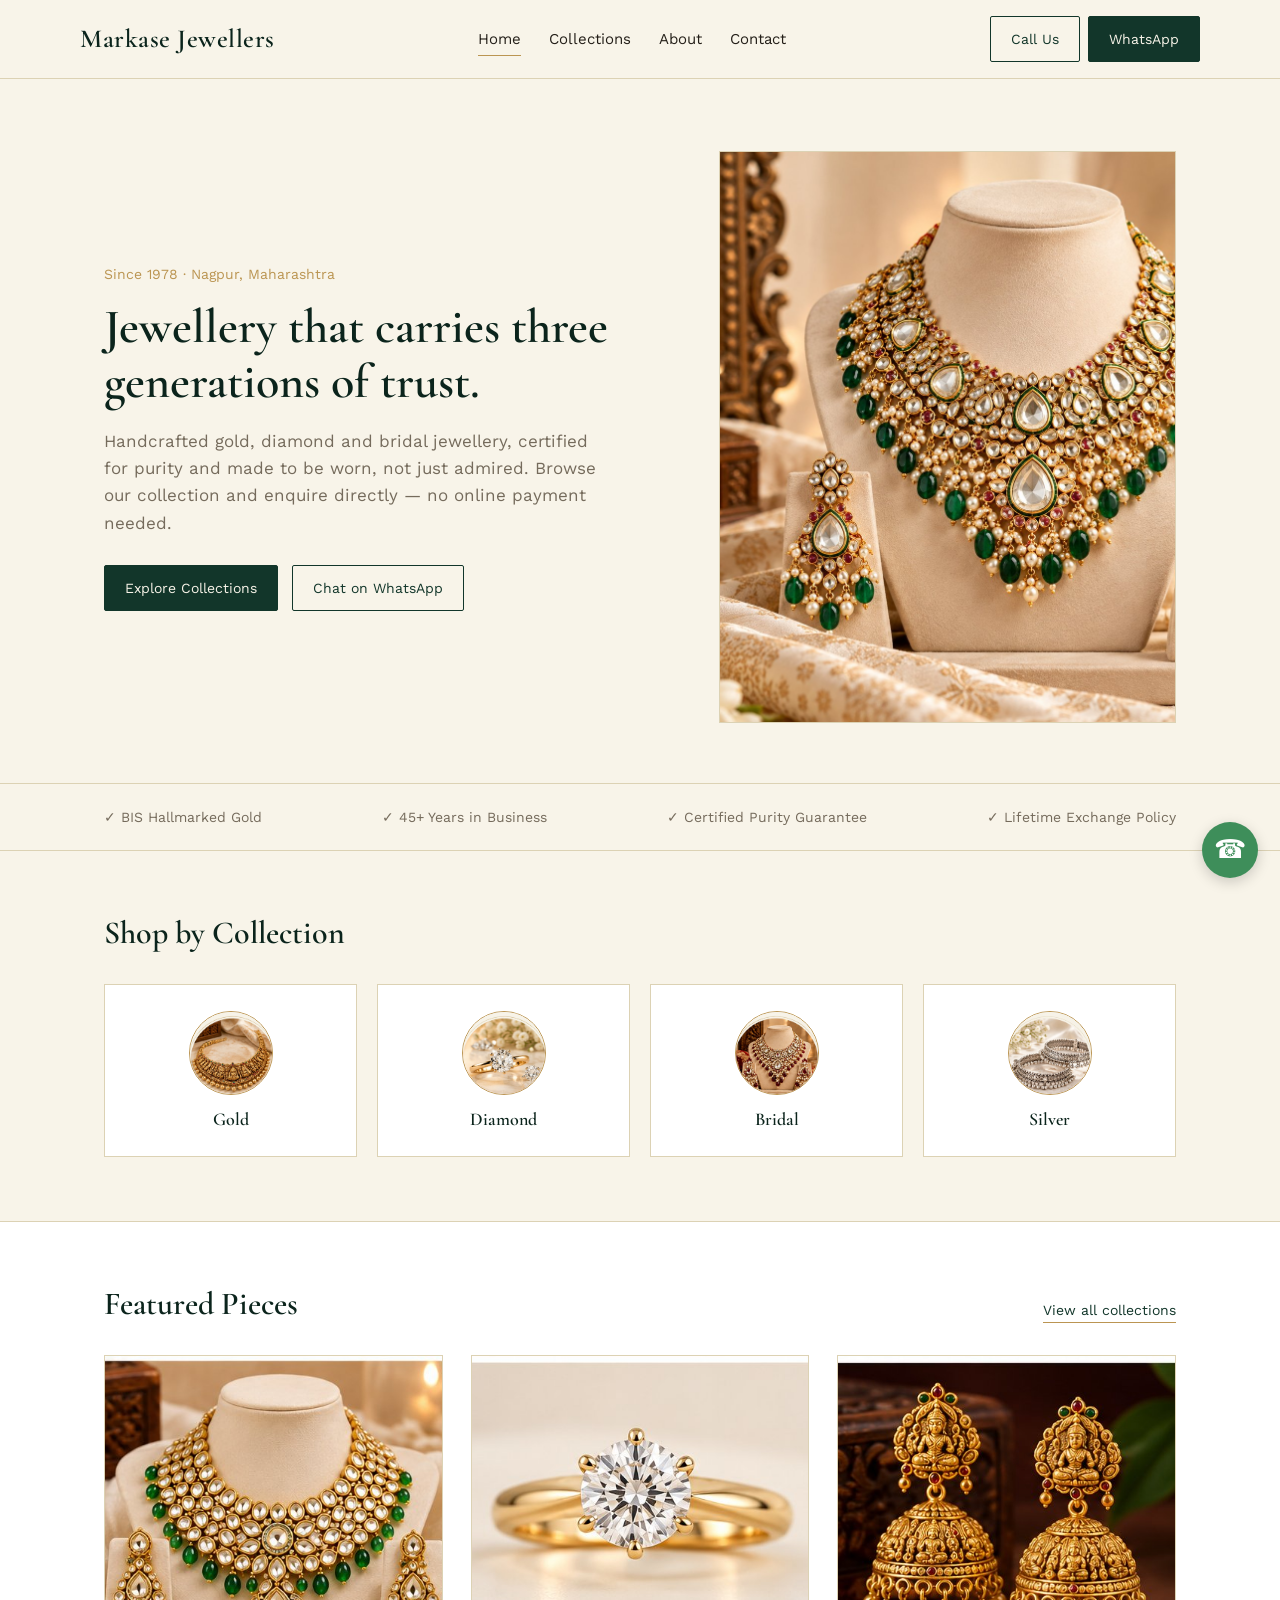
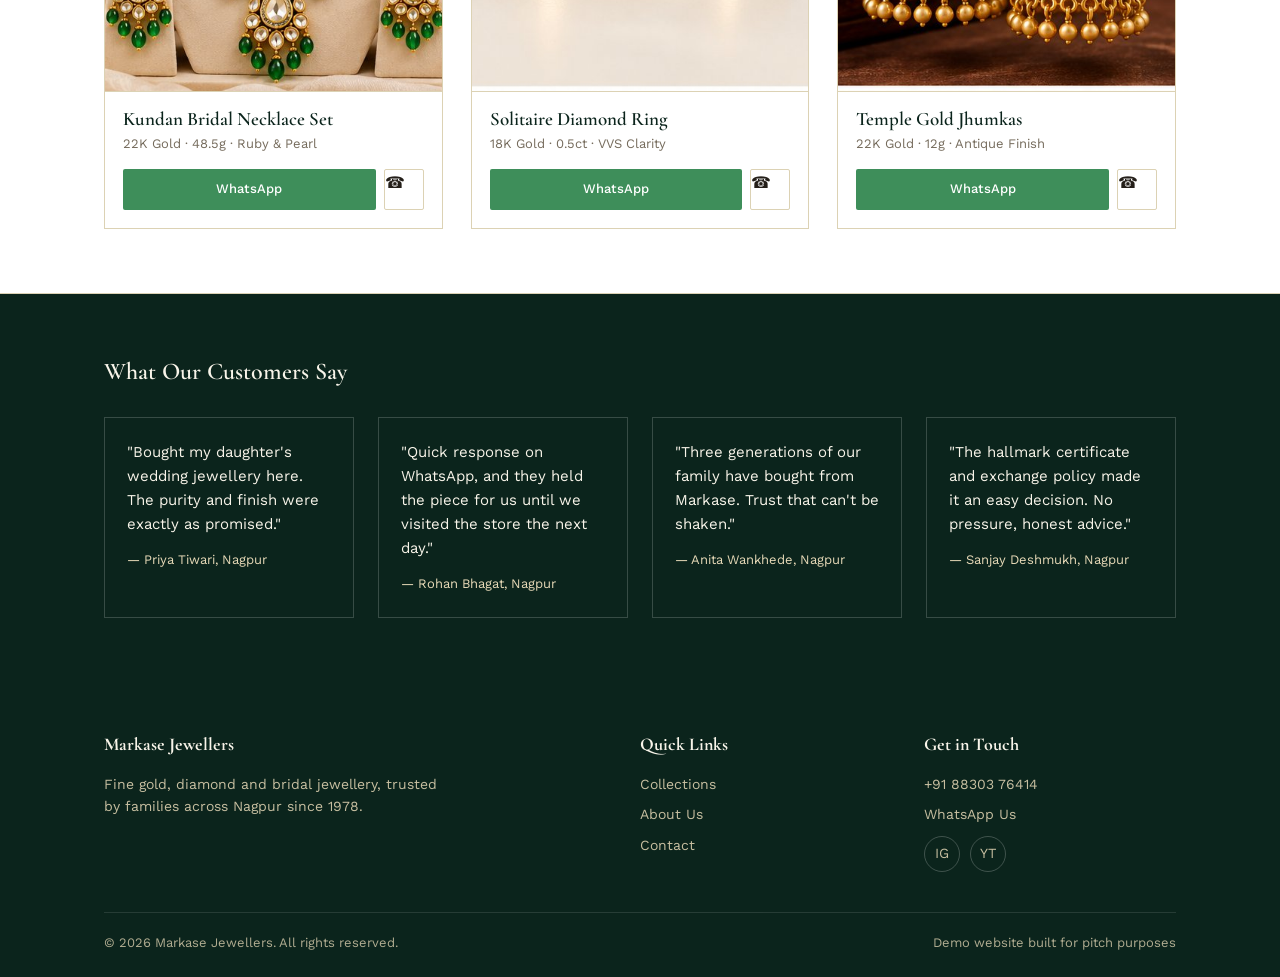
<file: index.html>
<!DOCTYPE html>
<html lang="en">
<head>
<meta charset="UTF-8">
<meta name="viewport" content="width=device-width, initial-scale=1">
<title>Markase Jewellers — Fine Gold, Diamond & Bridal Jewellery</title>
<meta name="description" content="Markase Jewellers — trusted gold, diamond and bridal jewellery showroom. BIS hallmarked, certified purity. Enquire on WhatsApp or visit our store.">
<link rel="stylesheet" href="styles.css">
</head>
<body>

<header>
  <div class="wrap nav">
    <a href="index.html" class="brand">Markase Jewellers</a>
    <nav class="nav-links" id="navLinks">
      <a href="index.html" class="active">Home</a>
      <a href="collections.html">Collections</a>
      <a href="about.html">About</a>
      <a href="contact.html">Contact</a>
    </nav>
    <div class="nav-cta">
      <a href="tel:+918830376414" class="btn btn-ghost">Call Us</a>
      <a href="https://wa.me/918830376414" class="btn btn-primary">WhatsApp</a>
    </div>
    <button class="menu-toggle" aria-label="Menu" onclick="document.getElementById('navLinks').classList.toggle('open')">&#9776;</button>
  </div>
</header>

<section class="hero">
  <div class="wrap hero-grid">
    <div>
      <p class="eyebrow">Since 1978 &middot; Nagpur, Maharashtra</p>
      <h1>Jewellery that carries three generations of trust.</h1>
      <p class="lead">Handcrafted gold, diamond and bridal jewellery, certified for purity and made to be worn, not just admired. Browse our collection and enquire directly — no online payment needed.</p>
      <div class="hero-actions">
        <a href="collections.html" class="btn btn-primary">Explore Collections</a>
        <a href="https://wa.me/918830376414" class="btn btn-ghost">Chat on WhatsApp</a>
      </div>
    </div>
    <div class="hero-art"><img src="images/kundan-bridal-hero.jpg" alt="Kundan bridal necklace and earrings set"></div>
  </div>
</section>

<div class="trust">
  <div class="wrap trust-row">
    <span>&#10003; BIS Hallmarked Gold</span>
    <span>&#10003; 45+ Years in Business</span>
    <span>&#10003; Certified Purity Guarantee</span>
    <span>&#10003; Lifetime Exchange Policy</span>
  </div>
</div>

<section>
  <div class="wrap">
    <div class="section-head">
      <h2>Shop by Collection</h2>
    </div>
    <div class="cat-grid">
      <div class="cat"><div class="cat-art"><img src="images/cat-gold.jpg" alt="Gold jewellery"></div><h3>Gold</h3></div>
      <div class="cat"><div class="cat-art"><img src="images/cat-diamond.jpg" alt="Diamond jewellery"></div><h3>Diamond</h3></div>
      <div class="cat"><div class="cat-art"><img src="images/cat-bridal.jpg" alt="Bridal jewellery"></div><h3>Bridal</h3></div>
      <div class="cat"><div class="cat-art"><img src="images/cat-silver.jpg" alt="Silver jewellery"></div><h3>Silver</h3></div>
    </div>
  </div>
</section>

<section style="background:#fff;border-top:1px solid var(--line);border-bottom:1px solid var(--line);">
  <div class="wrap">
    <div class="section-head">
      <h2>Featured Pieces</h2>
      <a href="collections.html">View all collections</a>
    </div>
    <div class="grid">
      <div class="card">
        <div class="card-art"><img src="images/kundan-set.jpg" alt="Kundan bridal necklace set"></div>
        <div class="card-body">
          <h3>Kundan Bridal Necklace Set</h3>
          <p class="card-meta">22K Gold &middot; 48.5g &middot; Ruby &amp; Pearl</p>
          <div class="card-actions">
            <a href="https://wa.me/918830376414?text=Hi%2C%20I%27m%20interested%20in%20the%20Kundan%20Bridal%20Necklace%20Set" class="wa">WhatsApp</a>
            <a href="tel:+918830376414" class="call">&#9742;</a>
          </div>
        </div>
      </div>
      <div class="card">
        <div class="card-art"><img src="images/ring.jpg" alt="Solitaire diamond ring"></div>
        <div class="card-body">
          <h3>Solitaire Diamond Ring</h3>
          <p class="card-meta">18K Gold &middot; 0.5ct &middot; VVS Clarity</p>
          <div class="card-actions">
            <a href="https://wa.me/918830376414?text=Hi%2C%20I%27m%20interested%20in%20the%20Solitaire%20Diamond%20Ring" class="wa">WhatsApp</a>
            <a href="tel:+918830376414" class="call">&#9742;</a>
          </div>
        </div>
      </div>
      <div class="card">
        <div class="card-art"><img src="images/jhumkas.jpg" alt="Temple gold jhumkas"></div>
        <div class="card-body">
          <h3>Temple Gold Jhumkas</h3>
          <p class="card-meta">22K Gold &middot; 12g &middot; Antique Finish</p>
          <div class="card-actions">
            <a href="https://wa.me/918830376414?text=Hi%2C%20I%27m%20interested%20in%20the%20Temple%20Gold%20Jhumkas" class="wa">WhatsApp</a>
            <a href="tel:+918830376414" class="call">&#9742;</a>
          </div>
        </div>
      </div>
    </div>
  </div>
</section>

<section class="testi">
  <div class="wrap">
    <h2>What Our Customers Say</h2>
    <div class="testi-grid">
      <div class="testi-card">"Bought my daughter's wedding jewellery here. The purity and finish were exactly as promised."<p class="name">— Priya Tiwari, Nagpur</p></div>
      <div class="testi-card">"Quick response on WhatsApp, and they held the piece for us until we visited the store the next day."<p class="name">— Rohan Bhagat, Nagpur</p></div>
      <div class="testi-card">"Three generations of our family have bought from Markase. Trust that can't be shaken."<p class="name">— Anita Wankhede, Nagpur</p></div>
      <div class="testi-card">"The hallmark certificate and exchange policy made it an easy decision. No pressure, honest advice."<p class="name">— Sanjay Deshmukh, Nagpur</p></div>
    </div>
  </div>
</section>

<footer>
  <div class="wrap">
    <div class="foot-grid">
      <div>
        <h4>Markase Jewellers</h4>
        <p style="max-width:38ch;opacity:.85;">Fine gold, diamond and bridal jewellery, trusted by families across Nagpur since 1978.</p>
      </div>
      <div>
        <h4>Quick Links</h4>
        <a href="collections.html">Collections</a>
        <a href="about.html">About Us</a>
        <a href="contact.html">Contact</a>
      </div>
      <div>
        <h4>Get in Touch</h4>
        <a href="tel:+918830376414">+91 88303 76414</a>
        <a href="https://wa.me/918830376414">WhatsApp Us</a>
        <div style="display:flex;gap:10px;margin-top:10px;">
          <a href="https://www.instagram.com/themarkase/" target="_blank" rel="noopener" aria-label="Instagram" style="width:36px;height:36px;border:1px solid rgba(255,255,255,.25);border-radius:50%;display:flex;align-items:center;justify-content:center;">IG</a>
          <a href="#" target="_blank" rel="noopener" aria-label="YouTube" style="width:36px;height:36px;border:1px solid rgba(255,255,255,.25);border-radius:50%;display:flex;align-items:center;justify-content:center;">YT</a>
        </div>
      </div>
    </div>
    <div class="foot-bottom">
      <span>&copy; 2026 Markase Jewellers. All rights reserved.</span>
      <span>Demo website built for pitch purposes</span>
    </div>
  </div>
</footer>

<a href="https://wa.me/918830376414" class="float-wa" aria-label="Chat on WhatsApp">&#9742;</a>

</body>
</html>
</file>
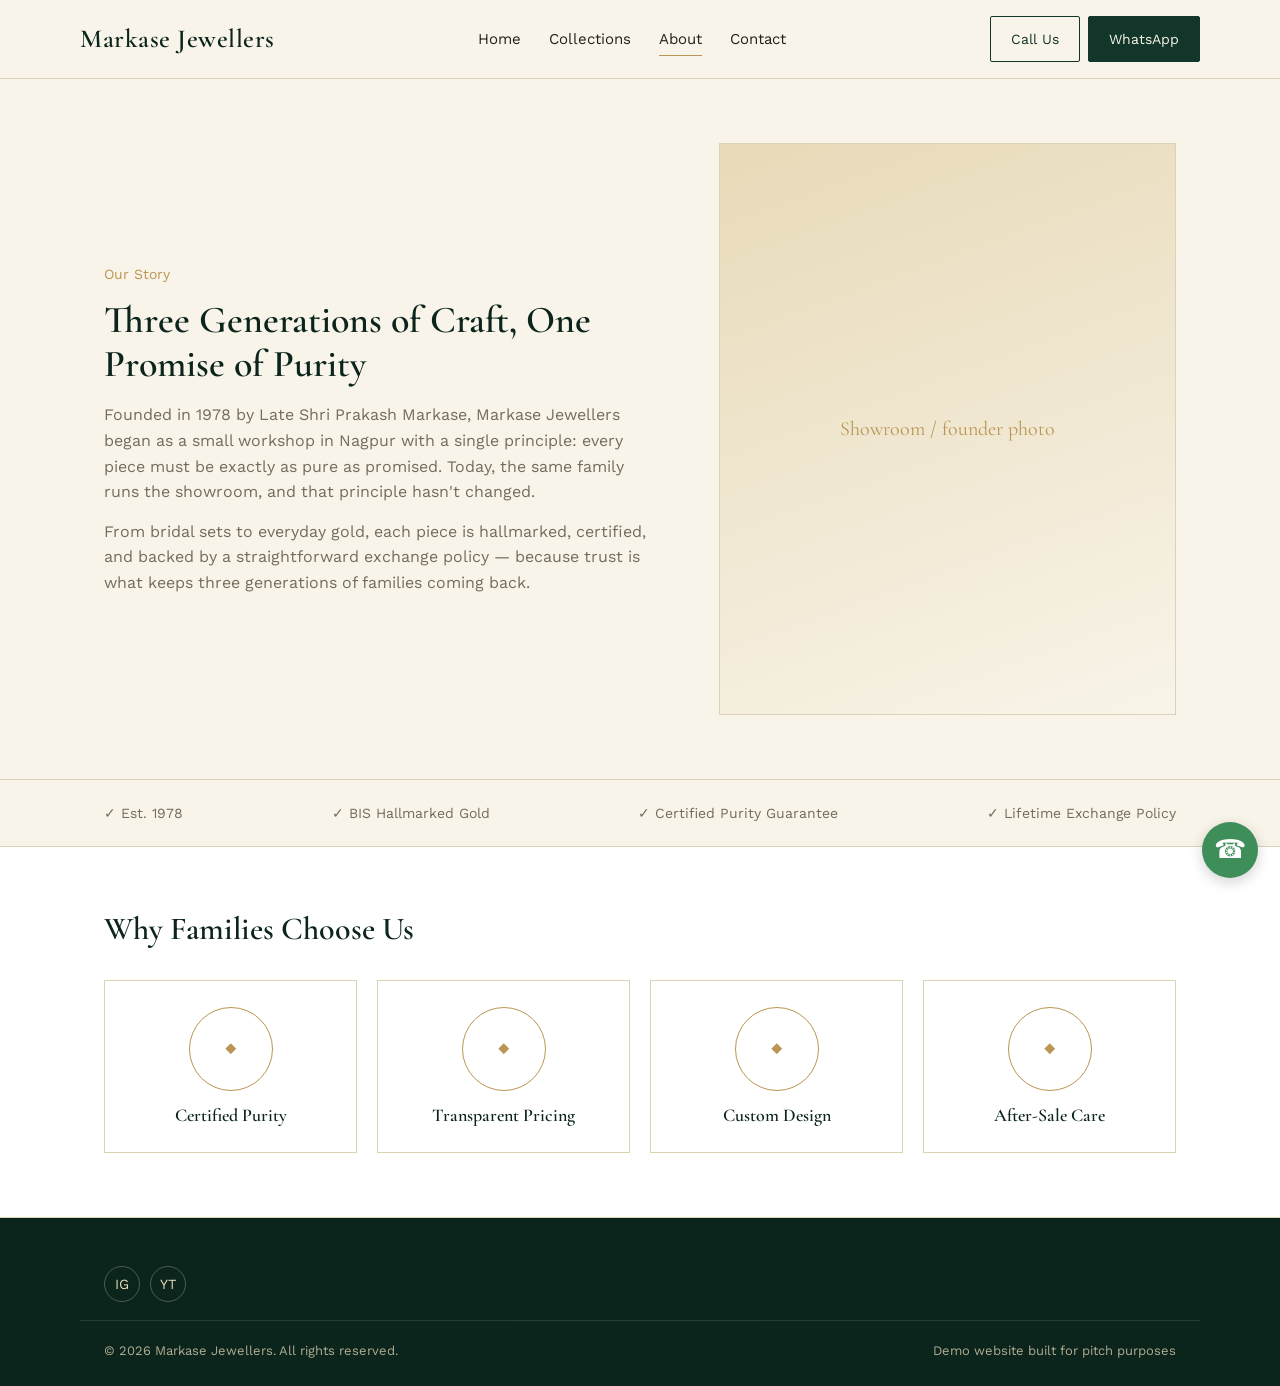
<file: about.html>
<!DOCTYPE html>
<html lang="en">
<head>
<meta charset="UTF-8">
<meta name="viewport" content="width=device-width, initial-scale=1">
<title>About Us — Markase Jewellers</title>
<meta name="description" content="45+ years of trusted jewellery craftsmanship in Nagpur. Learn about Markase Jewellers' story, certification, and commitment to purity.">
<link rel="stylesheet" href="styles.css">
</head>
<body>

<header>
  <div class="wrap nav">
    <a href="index.html" class="brand">Markase Jewellers</a>
    <nav class="nav-links" id="navLinks">
      <a href="index.html">Home</a>
      <a href="collections.html">Collections</a>
      <a href="about.html" class="active">About</a>
      <a href="contact.html">Contact</a>
    </nav>
    <div class="nav-cta">
      <a href="tel:+918830376414" class="btn btn-ghost">Call Us</a>
      <a href="https://wa.me/918830376414" class="btn btn-primary">WhatsApp</a>
    </div>
    <button class="menu-toggle" aria-label="Menu" onclick="document.getElementById('navLinks').classList.toggle('open')">&#9776;</button>
  </div>
</header>

<section>
  <div class="wrap hero-grid">
    <div>
      <p class="eyebrow">Our Story</p>
      <h1 style="font-size:38px;">Three Generations of Craft, One Promise of Purity</h1>
      <p style="color:var(--muted);margin-top:16px;">Founded in 1978 by Late Shri Prakash Markase, Markase Jewellers began as a small workshop in Nagpur with a single principle: every piece must be exactly as pure as promised. Today, the same family runs the showroom, and that principle hasn't changed.</p>
      <p style="color:var(--muted);margin-top:14px;">From bridal sets to everyday gold, each piece is hallmarked, certified, and backed by a straightforward exchange policy — because trust is what keeps three generations of families coming back.</p>
    </div>
    <div class="hero-art">Showroom / founder photo</div>
  </div>
</section>

<div class="trust">
  <div class="wrap trust-row">
    <span>&#10003; Est. 1978</span>
    <span>&#10003; BIS Hallmarked Gold</span>
    <span>&#10003; Certified Purity Guarantee</span>
    <span>&#10003; Lifetime Exchange Policy</span>
  </div>
</div>

<section style="background:#fff;border-bottom:1px solid var(--line);">
  <div class="wrap">
    <div class="section-head"><h2>Why Families Choose Us</h2></div>
    <div class="cat-grid">
      <div class="cat"><div class="cat-art">&#9670;</div><h3>Certified Purity</h3></div>
      <div class="cat"><div class="cat-art">&#9670;</div><h3>Transparent Pricing</h3></div>
      <div class="cat"><div class="cat-art">&#9670;</div><h3>Custom Design</h3></div>
      <div class="cat"><div class="cat-art">&#9670;</div><h3>After-Sale Care</h3></div>
    </div>
  </div>
</section>

<footer>
  <div class="wrap" style="display:flex;gap:10px;margin-bottom:18px;">
    <a href="https://www.instagram.com/themarkase/" target="_blank" rel="noopener" aria-label="Instagram" style="width:36px;height:36px;border:1px solid rgba(255,255,255,.25);border-radius:50%;display:flex;align-items:center;justify-content:center;color:var(--gold-light);">IG</a>
    <a href="#" target="_blank" rel="noopener" aria-label="YouTube" style="width:36px;height:36px;border:1px solid rgba(255,255,255,.25);border-radius:50%;display:flex;align-items:center;justify-content:center;color:var(--gold-light);">YT</a>
  </div>
  <div class="wrap foot-bottom">
    <span>&copy; 2026 Markase Jewellers. All rights reserved.</span>
    <span>Demo website built for pitch purposes</span>
  </div>
</footer>

<a href="https://wa.me/918830376414" class="float-wa" aria-label="Chat on WhatsApp">&#9742;</a>

</body>
</html>
</file>
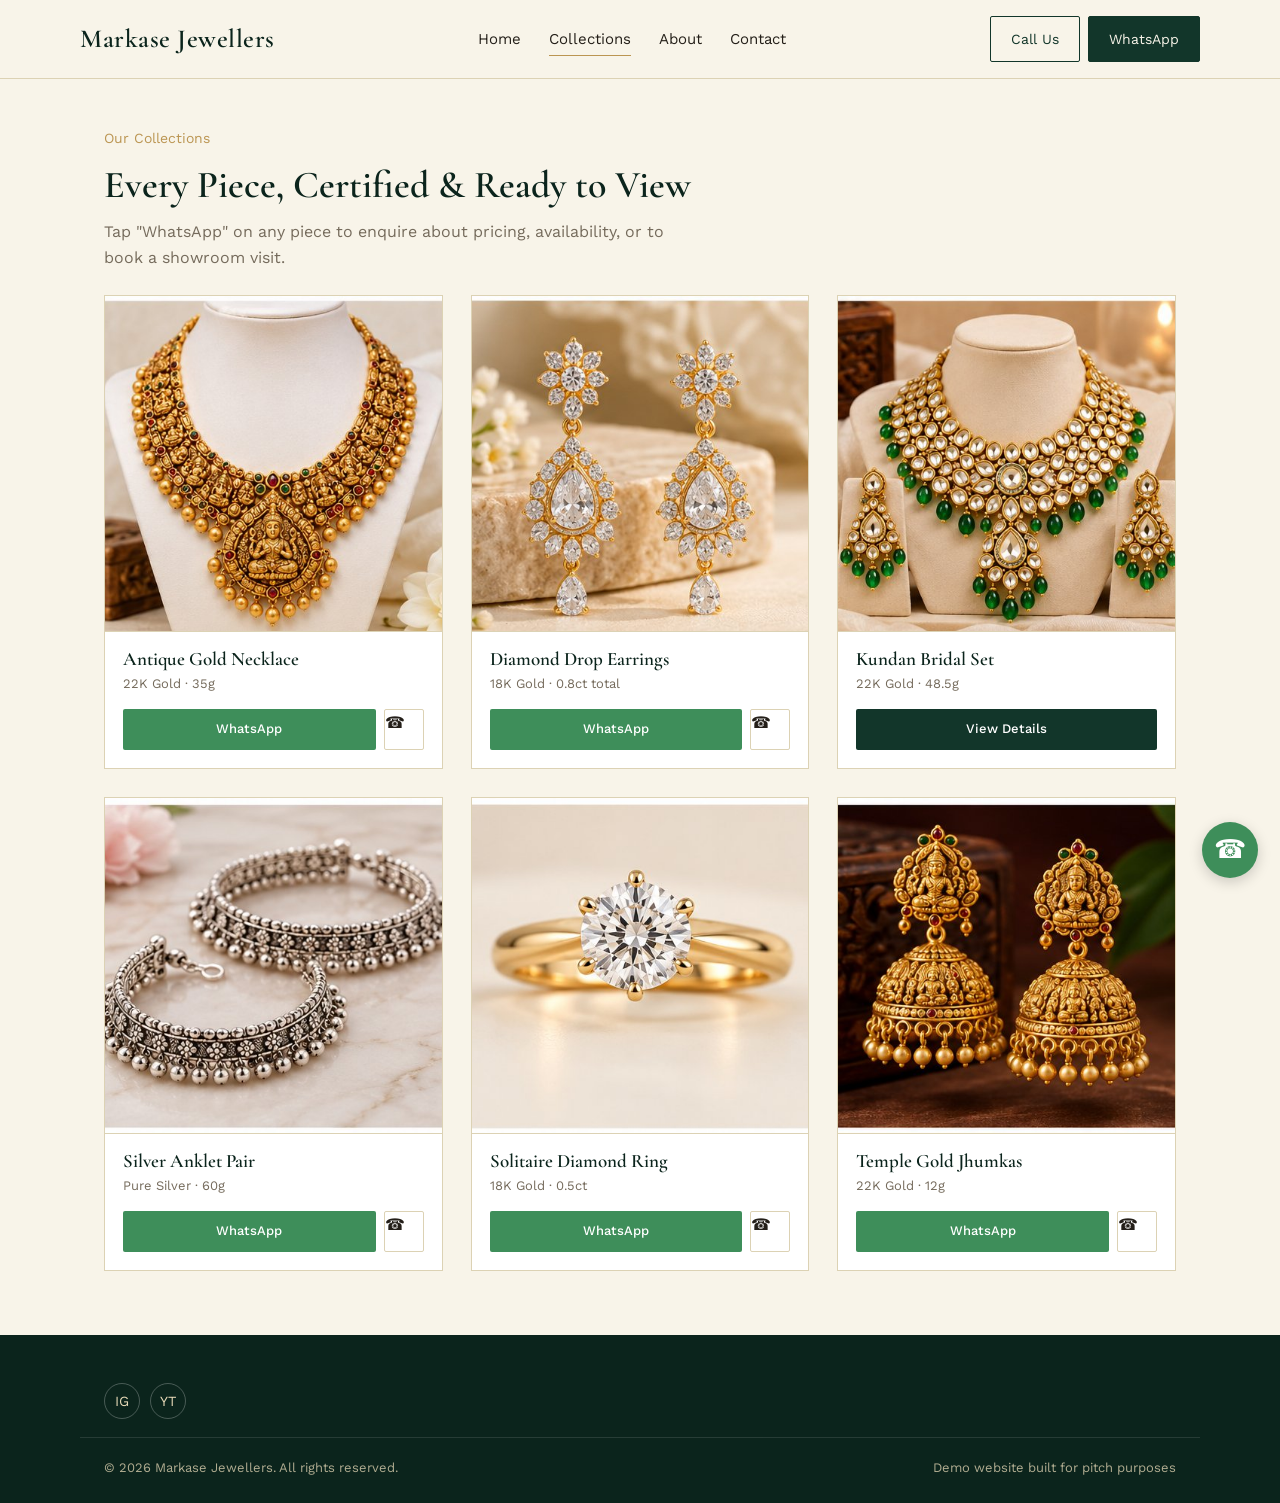
<file: collections.html>
<!DOCTYPE html>
<html lang="en">
<head>
<meta charset="UTF-8">
<meta name="viewport" content="width=device-width, initial-scale=1">
<title>Collections — Markase Jewellers</title>
<meta name="description" content="Browse gold, diamond, bridal and silver jewellery collections at Markase Jewellers. Enquire directly on WhatsApp.">
<link rel="stylesheet" href="styles.css">
</head>
<body>

<header>
  <div class="wrap nav">
    <a href="index.html" class="brand">Markase Jewellers</a>
    <nav class="nav-links" id="navLinks">
      <a href="index.html">Home</a>
      <a href="collections.html" class="active">Collections</a>
      <a href="about.html">About</a>
      <a href="contact.html">Contact</a>
    </nav>
    <div class="nav-cta">
      <a href="tel:+918830376414" class="btn btn-ghost">Call Us</a>
      <a href="https://wa.me/918830376414" class="btn btn-primary">WhatsApp</a>
    </div>
    <button class="menu-toggle" aria-label="Menu" onclick="document.getElementById('navLinks').classList.toggle('open')">&#9776;</button>
  </div>
</header>

<section style="padding:48px 0 24px;">
  <div class="wrap">
    <p class="eyebrow">Our Collections</p>
    <h1 style="font-size:38px;">Every Piece, Certified &amp; Ready to View</h1>
    <p style="color:var(--muted);max-width:60ch;margin-top:12px;">Tap "WhatsApp" on any piece to enquire about pricing, availability, or to book a showroom visit.</p>
  </div>
</section>

<section style="padding-top:0;">
  <div class="wrap">
    <div class="grid">
      <div class="card">
        <div class="card-art"><img src="images/necklace.jpg" alt="Antique gold necklace"></div>
        <div class="card-body">
          <h3>Antique Gold Necklace</h3>
          <p class="card-meta">22K Gold &middot; 35g</p>
          <div class="card-actions">
            <a href="https://wa.me/918830376414?text=Hi%2C%20I%27m%20interested%20in%20the%20Antique%20Gold%20Necklace" class="wa">WhatsApp</a>
            <a href="tel:+918830376414" class="call">&#9742;</a>
          </div>
        </div>
      </div>
      <div class="card">
        <div class="card-art"><img src="images/earrings.jpg" alt="Diamond drop earrings"></div>
        <div class="card-body">
          <h3>Diamond Drop Earrings</h3>
          <p class="card-meta">18K Gold &middot; 0.8ct total</p>
          <div class="card-actions">
            <a href="https://wa.me/918830376414?text=Hi%2C%20I%27m%20interested%20in%20the%20Diamond%20Drop%20Earrings" class="wa">WhatsApp</a>
            <a href="tel:+918830376414" class="call">&#9742;</a>
          </div>
        </div>
      </div>
      <div class="card">
        <div class="card-art"><img src="images/kundan-set.jpg" alt="Kundan bridal set"></div>
        <div class="card-body">
          <h3>Kundan Bridal Set</h3>
          <p class="card-meta">22K Gold &middot; 48.5g</p>
          <div class="card-actions">
            <a href="product.html" class="wa" style="background:var(--maroon);">View Details</a>
          </div>
        </div>
      </div>
      <div class="card">
        <div class="card-art"><img src="images/anklet.jpg" alt="Silver anklet pair"></div>
        <div class="card-body">
          <h3>Silver Anklet Pair</h3>
          <p class="card-meta">Pure Silver &middot; 60g</p>
          <div class="card-actions">
            <a href="https://wa.me/918830376414?text=Hi%2C%20I%27m%20interested%20in%20the%20Silver%20Anklet%20Pair" class="wa">WhatsApp</a>
            <a href="tel:+918830376414" class="call">&#9742;</a>
          </div>
        </div>
      </div>
      <div class="card">
        <div class="card-art"><img src="images/ring.jpg" alt="Solitaire diamond ring"></div>
        <div class="card-body">
          <h3>Solitaire Diamond Ring</h3>
          <p class="card-meta">18K Gold &middot; 0.5ct</p>
          <div class="card-actions">
            <a href="https://wa.me/918830376414?text=Hi%2C%20I%27m%20interested%20in%20the%20Solitaire%20Diamond%20Ring" class="wa">WhatsApp</a>
            <a href="tel:+918830376414" class="call">&#9742;</a>
          </div>
        </div>
      </div>
      <div class="card">
        <div class="card-art"><img src="images/jhumkas.jpg" alt="Temple gold jhumkas"></div>
        <div class="card-body">
          <h3>Temple Gold Jhumkas</h3>
          <p class="card-meta">22K Gold &middot; 12g</p>
          <div class="card-actions">
            <a href="https://wa.me/918830376414?text=Hi%2C%20I%27m%20interested%20in%20the%20Temple%20Gold%20Jhumkas" class="wa">WhatsApp</a>
            <a href="tel:+918830376414" class="call">&#9742;</a>
          </div>
        </div>
      </div>
    </div>
  </div>
</section>

<footer>
  <div class="wrap" style="display:flex;gap:10px;margin-bottom:18px;">
    <a href="https://www.instagram.com/themarkase/" target="_blank" rel="noopener" aria-label="Instagram" style="width:36px;height:36px;border:1px solid rgba(255,255,255,.25);border-radius:50%;display:flex;align-items:center;justify-content:center;color:var(--gold-light);">IG</a>
    <a href="#" target="_blank" rel="noopener" aria-label="YouTube" style="width:36px;height:36px;border:1px solid rgba(255,255,255,.25);border-radius:50%;display:flex;align-items:center;justify-content:center;color:var(--gold-light);">YT</a>
  </div>
  <div class="wrap foot-bottom">
    <span>&copy; 2026 Markase Jewellers. All rights reserved.</span>
    <span>Demo website built for pitch purposes</span>
  </div>
</footer>

<a href="https://wa.me/918830376414" class="float-wa" aria-label="Chat on WhatsApp">&#9742;</a>

</body>
</html>
</file>
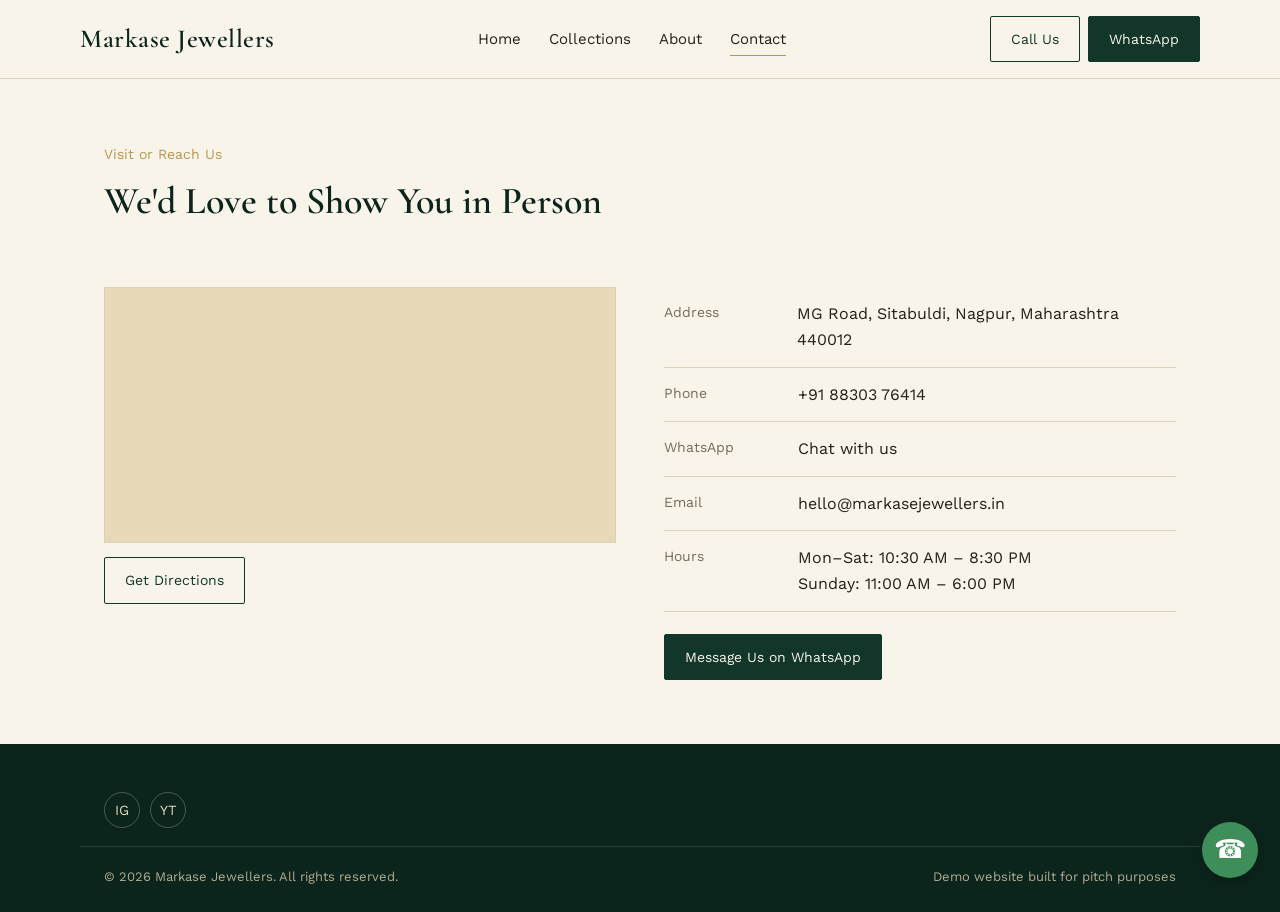
<file: contact.html>
<!DOCTYPE html>
<html lang="en">
<head>
<meta charset="UTF-8">
<meta name="viewport" content="width=device-width, initial-scale=1">
<title>Contact & Visit Us — Markase Jewellers</title>
<meta name="description" content="Visit Markase Jewellers in Nagpur, or reach us on WhatsApp and phone. Store hours, address, and directions.">
<link rel="stylesheet" href="styles.css">
</head>
<body>

<header>
  <div class="wrap nav">
    <a href="index.html" class="brand">Markase Jewellers</a>
    <nav class="nav-links" id="navLinks">
      <a href="index.html">Home</a>
      <a href="collections.html">Collections</a>
      <a href="about.html">About</a>
      <a href="contact.html" class="active">Contact</a>
    </nav>
    <div class="nav-cta">
      <a href="tel:+918830376414" class="btn btn-ghost">Call Us</a>
      <a href="https://wa.me/918830376414" class="btn btn-primary">WhatsApp</a>
    </div>
    <button class="menu-toggle" aria-label="Menu" onclick="document.getElementById('navLinks').classList.toggle('open')">&#9776;</button>
  </div>
</header>

<section>
  <div class="wrap">
    <p class="eyebrow">Visit or Reach Us</p>
    <h1 style="font-size:38px;">We'd Love to Show You in Person</h1>
  </div>
</section>

<section style="padding-top:0;">
  <div class="wrap contact-grid">
    <div>
      <iframe class="map-box" style="border:1px solid var(--line);" src="https://www.google.com/maps?q=Sitabuldi,Nagpur,Maharashtra&output=embed" loading="lazy" title="Markase Jewellers location in Nagpur"></iframe>
      <a href="https://www.google.com/maps/dir/?api=1&destination=Sitabuldi,Nagpur,Maharashtra" target="_blank" rel="noopener" class="btn btn-ghost" style="margin-top:14px;">Get Directions</a>
    </div>
    <div>
      <div class="info-row"><div class="k">Address</div><div>MG Road, Sitabuldi, Nagpur, Maharashtra 440012</div></div>
      <div class="info-row"><div class="k">Phone</div><div><a href="tel:+918830376414">+91 88303 76414</a></div></div>
      <div class="info-row"><div class="k">WhatsApp</div><div><a href="https://wa.me/918830376414">Chat with us</a></div></div>
      <div class="info-row"><div class="k">Email</div><div>hello@markasejewellers.in</div></div>
      <div class="info-row"><div class="k">Hours</div><div>Mon–Sat: 10:30 AM – 8:30 PM<br>Sunday: 11:00 AM – 6:00 PM</div></div>
      <a href="https://wa.me/918830376414" class="btn btn-primary" style="margin-top:22px;">Message Us on WhatsApp</a>
    </div>
  </div>
</section>

<footer>
  <div class="wrap" style="display:flex;gap:10px;margin-bottom:18px;">
    <a href="https://www.instagram.com/themarkase/" target="_blank" rel="noopener" aria-label="Instagram" style="width:36px;height:36px;border:1px solid rgba(255,255,255,.25);border-radius:50%;display:flex;align-items:center;justify-content:center;color:var(--gold-light);">IG</a>
    <a href="#" target="_blank" rel="noopener" aria-label="YouTube" style="width:36px;height:36px;border:1px solid rgba(255,255,255,.25);border-radius:50%;display:flex;align-items:center;justify-content:center;color:var(--gold-light);">YT</a>
  </div>
  <div class="wrap foot-bottom">
    <span>&copy; 2026 Markase Jewellers. All rights reserved.</span>
    <span>Demo website built for pitch purposes</span>
  </div>
</footer>

<a href="https://wa.me/918830376414" class="float-wa" aria-label="Chat on WhatsApp">&#9742;</a>

</body>
</html>
</file>
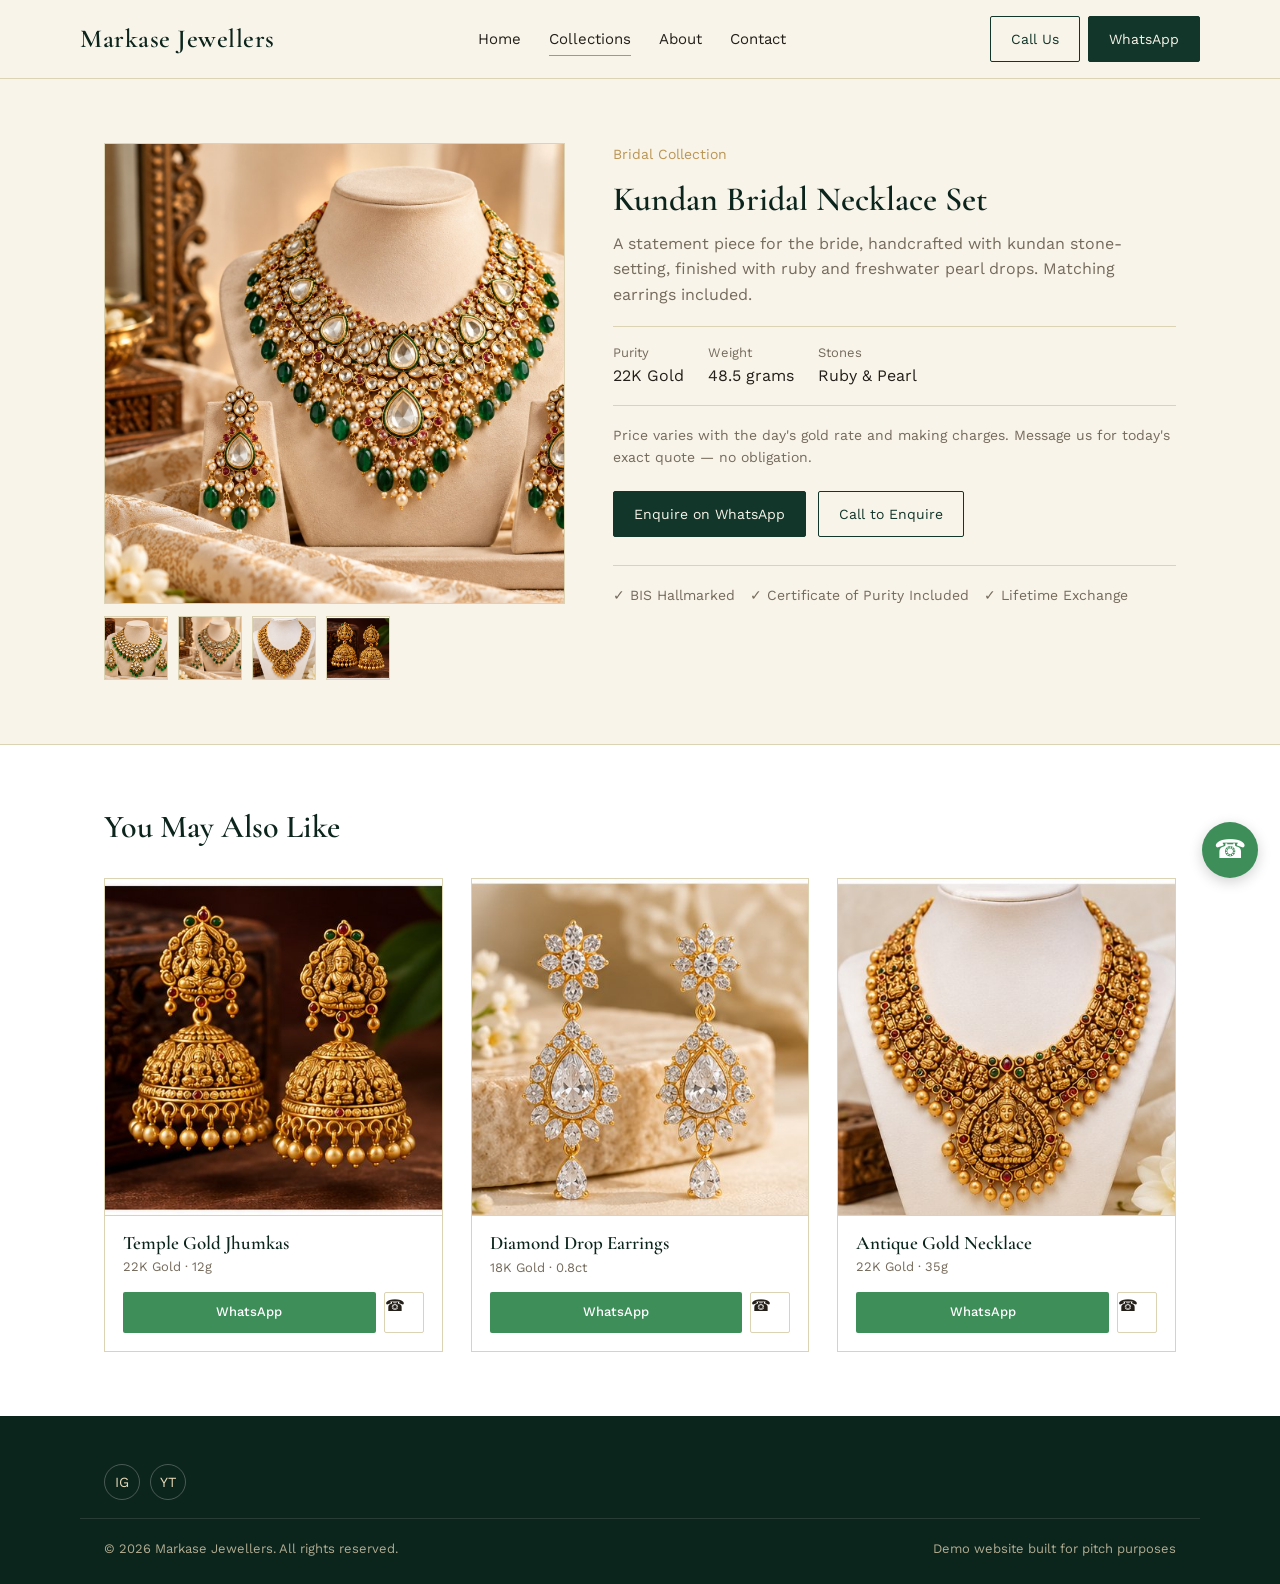
<file: product.html>
<!DOCTYPE html>
<html lang="en">
<head>
<meta charset="UTF-8">
<meta name="viewport" content="width=device-width, initial-scale=1">
<title>Kundan Bridal Necklace Set — Markase Jewellers</title>
<meta name="description" content="Kundan Bridal Necklace Set — 22K gold, ruby and pearl detailing. Enquire on WhatsApp or call Markase Jewellers.">
<link rel="stylesheet" href="styles.css">
</head>
<body>

<header>
  <div class="wrap nav">
    <a href="index.html" class="brand">Markase Jewellers</a>
    <nav class="nav-links" id="navLinks">
      <a href="index.html">Home</a>
      <a href="collections.html" class="active">Collections</a>
      <a href="about.html">About</a>
      <a href="contact.html">Contact</a>
    </nav>
    <div class="nav-cta">
      <a href="tel:+918830376414" class="btn btn-ghost">Call Us</a>
      <a href="https://wa.me/918830376414" class="btn btn-primary">WhatsApp</a>
    </div>
    <button class="menu-toggle" aria-label="Menu" onclick="document.getElementById('navLinks').classList.toggle('open')">&#9776;</button>
  </div>
</header>

<section>
  <div class="wrap pd-grid">
    <div>
      <div class="hero-art" style="aspect-ratio:1/1;"><img src="images/kundan-bridal-hero.jpg" alt="Kundan bridal necklace set"></div>
      <div class="pd-thumbs">
        <div class="pd-thumb"><img src="images/kundan-set.jpg" alt="Kundan set thumbnail"></div>
        <div class="pd-thumb"><img src="images/kundan-bridal-hero.jpg" alt="Kundan set worn thumbnail"></div>
        <div class="pd-thumb"><img src="images/necklace.jpg" alt="Necklace detail thumbnail"></div>
        <div class="pd-thumb"><img src="images/jhumkas.jpg" alt="Earring thumbnail"></div>
      </div>
    </div>
    <div>
      <p class="eyebrow">Bridal Collection</p>
      <h1 style="font-size:34px;">Kundan Bridal Necklace Set</h1>
      <p style="color:var(--muted);margin-top:12px;max-width:52ch;">A statement piece for the bride, handcrafted with kundan stone-setting, finished with ruby and freshwater pearl drops. Matching earrings included.</p>

      <div class="pd-price-row">
        <div><span>Purity</span>22K Gold</div>
        <div><span>Weight</span>48.5 grams</div>
        <div><span>Stones</span>Ruby &amp; Pearl</div>
      </div>

      <p style="font-size:14px;color:var(--muted);">Price varies with the day's gold rate and making charges. Message us for today's exact quote — no obligation.</p>

      <div class="pd-actions">
        <a href="https://wa.me/918830376414?text=Hi%2C%20I%27m%20interested%20in%20the%20Kundan%20Bridal%20Necklace%20Set%2C%20can%20you%20share%20more%20details%3F" class="btn btn-primary">Enquire on WhatsApp</a>
        <a href="tel:+918830376414" class="btn btn-ghost">Call to Enquire</a>
      </div>

      <div style="margin-top:28px;border-top:1px solid var(--line);padding-top:18px;font-size:14px;color:var(--muted);">
        &#10003; BIS Hallmarked &nbsp; &#10003; Certificate of Purity Included &nbsp; &#10003; Lifetime Exchange
      </div>
    </div>
  </div>
</section>

<section style="background:#fff;border-top:1px solid var(--line);">
  <div class="wrap">
    <div class="section-head"><h2>You May Also Like</h2></div>
    <div class="grid">
      <div class="card">
        <div class="card-art"><img src="images/jhumkas.jpg" alt="Temple gold jhumkas"></div>
        <div class="card-body">
          <h3>Temple Gold Jhumkas</h3>
          <p class="card-meta">22K Gold &middot; 12g</p>
          <div class="card-actions">
            <a href="https://wa.me/918830376414?text=Hi%2C%20I%27m%20interested%20in%20the%20Temple%20Gold%20Jhumkas" class="wa">WhatsApp</a>
            <a href="tel:+918830376414" class="call">&#9742;</a>
          </div>
        </div>
      </div>
      <div class="card">
        <div class="card-art"><img src="images/earrings.jpg" alt="Diamond drop earrings"></div>
        <div class="card-body">
          <h3>Diamond Drop Earrings</h3>
          <p class="card-meta">18K Gold &middot; 0.8ct</p>
          <div class="card-actions">
            <a href="https://wa.me/918830376414?text=Hi%2C%20I%27m%20interested%20in%20the%20Diamond%20Drop%20Earrings" class="wa">WhatsApp</a>
            <a href="tel:+918830376414" class="call">&#9742;</a>
          </div>
        </div>
      </div>
      <div class="card">
        <div class="card-art"><img src="images/necklace.jpg" alt="Antique gold necklace"></div>
        <div class="card-body">
          <h3>Antique Gold Necklace</h3>
          <p class="card-meta">22K Gold &middot; 35g</p>
          <div class="card-actions">
            <a href="https://wa.me/918830376414?text=Hi%2C%20I%27m%20interested%20in%20the%20Antique%20Gold%20Necklace" class="wa">WhatsApp</a>
            <a href="tel:+918830376414" class="call">&#9742;</a>
          </div>
        </div>
      </div>
    </div>
  </div>
</section>

<footer>
  <div class="wrap" style="display:flex;gap:10px;margin-bottom:18px;">
    <a href="https://www.instagram.com/themarkase/" target="_blank" rel="noopener" aria-label="Instagram" style="width:36px;height:36px;border:1px solid rgba(255,255,255,.25);border-radius:50%;display:flex;align-items:center;justify-content:center;color:var(--gold-light);">IG</a>
    <a href="#" target="_blank" rel="noopener" aria-label="YouTube" style="width:36px;height:36px;border:1px solid rgba(255,255,255,.25);border-radius:50%;display:flex;align-items:center;justify-content:center;color:var(--gold-light);">YT</a>
  </div>
  <div class="wrap foot-bottom">
    <span>&copy; 2026 Markase Jewellers. All rights reserved.</span>
    <span>Demo website built for pitch purposes</span>
  </div>
</footer>

<a href="https://wa.me/918830376414" class="float-wa" aria-label="Chat on WhatsApp">&#9742;</a>

</body>
</html>
</file>
<file: styles.css>
@import url('https://fonts.googleapis.com/css2?family=Cormorant+Garamond:wght@500;600;700&family=Work+Sans:wght@400;500&display=swap');

:root{
  --cream:#F8F4E9;
  --maroon:#12362A;
  --maroon-dark:#0B241C;
  --gold:#BB9552;
  --gold-light:#E8DAB8;
  --charcoal:#241F19;
  --muted:#756B5C;
  --line:#DCD2B4;
}
*{box-sizing:border-box;margin:0;padding:0;}
body{
  background:var(--cream);
  color:var(--charcoal);
  font-family:'Work Sans',sans-serif;
  line-height:1.6;
}
h1,h2,h3,.brand{
  font-family:'Cormorant Garamond',serif;
  font-weight:600;
  color:var(--maroon-dark);
  line-height:1.15;
}
a{color:inherit;text-decoration:none;}
img{max-width:100%;display:block;}
.wrap{max-width:1120px;margin:0 auto;padding:0 24px;}

/* header */
header{
  border-bottom:1px solid var(--line);
  background:var(--cream);
  position:sticky;top:0;z-index:50;
}
.nav{display:flex;align-items:center;justify-content:space-between;padding:16px 0;position:relative;gap:10px;}
.brand{font-size:26px;letter-spacing:.5px;}
.nav-links{display:flex;gap:28px;font-size:15px;}
.nav-links a{padding:4px 0;border-bottom:1px solid transparent;}
.nav-links a:hover,.nav-links a.active{border-bottom-color:var(--gold);}
.nav-cta{display:flex;gap:10px;}
.btn{
  display:inline-flex;align-items:center;justify-content:center;gap:8px;
  padding:11px 20px;border-radius:2px;font-size:14px;
  border:1px solid var(--maroon);cursor:pointer;min-height:44px;white-space:nowrap;
}
.nav-cta{display:flex;gap:8px;}
.btn-primary{background:var(--maroon);color:var(--cream);border-color:var(--maroon);}
.btn-primary:hover{background:var(--maroon-dark);}
.btn-ghost{background:transparent;color:var(--maroon);}
.btn-ghost:hover{background:rgba(92,26,43,.06);}
.menu-toggle{display:none;background:none;border:none;font-size:24px;color:var(--maroon-dark);}

/* hero */
.hero{padding:72px 0 60px;}
.hero-grid{display:grid;grid-template-columns:1.1fr .9fr;gap:56px;align-items:center;}
.eyebrow{color:var(--gold);font-size:14px;margin-bottom:14px;}
.hero h1{font-size:48px;margin-bottom:18px;}
.hero p.lead{color:var(--muted);font-size:17px;max-width:46ch;margin-bottom:28px;}
.hero-actions{display:flex;gap:14px;}
.hero-art{
  aspect-ratio:4/5;background:linear-gradient(160deg,var(--gold-light),var(--cream));
  border:1px solid var(--line);display:flex;align-items:center;justify-content:center;
  color:var(--gold);font-family:'Cormorant Garamond',serif;font-size:20px;text-align:center;
  overflow:hidden;
}

/* trust strip */
.trust{border-top:1px solid var(--line);border-bottom:1px solid var(--line);padding:22px 0;}
.trust-row{display:flex;justify-content:space-between;flex-wrap:wrap;gap:16px;font-size:14px;color:var(--muted);}
.trust-row span{display:flex;align-items:center;gap:8px;}

/* sections */
section{padding:64px 0;}
.section-head{display:flex;justify-content:space-between;align-items:flex-end;margin-bottom:32px;}
.section-head h2{font-size:32px;}
.section-head a{font-size:14px;color:var(--maroon);border-bottom:1px solid var(--gold);}

/* product grid & cards */
.grid{display:grid;grid-template-columns:repeat(3,1fr);gap:28px;}
.card{border:1px solid var(--line);background:#fff;}
.card-art{
  aspect-ratio:1/1;background:var(--gold-light);
  display:flex;align-items:center;justify-content:center;overflow:hidden;
  color:var(--gold);font-size:13px;border-bottom:1px solid var(--line);
}
.card-art img,.hero-art img,.cat-art img,.pd-thumb img{width:100%;height:100%;object-fit:cover;}
.pd-thumb{overflow:hidden;cursor:pointer;}
.card-body{padding:16px 18px 18px;}
.card-body h3{font-size:19px;margin-bottom:4px;}
.card-meta{font-size:13px;color:var(--muted);margin-bottom:14px;}
.card-actions{display:flex;gap:8px;}
.wa{
  flex:1;background:#3E8E5A;color:#fff;border:none;
  display:flex;align-items:center;justify-content:center;gap:7px;
  padding:10px 12px;font-size:13px;font-weight:500;border-radius:2px;
}
.call{width:40px;border:1px solid var(--line);background:#fff;border-radius:2px;}

/* categories */
.cat-grid{display:grid;grid-template-columns:repeat(4,1fr);gap:20px;}
.cat{border:1px solid var(--line);padding:26px 18px;text-align:center;background:#fff;}
.cat .cat-art{width:84px;height:84px;margin:0 auto 14px;border:1px solid var(--gold);border-radius:50%;overflow:hidden;display:flex;align-items:center;justify-content:center;color:var(--gold);}
.cat h3{font-size:18px;}

/* testimonials */
.testi{background:var(--maroon-dark);color:var(--cream);}
.testi h2{color:var(--cream);}
.testi-grid{display:grid;grid-template-columns:repeat(auto-fit,minmax(240px,1fr));gap:24px;margin-top:32px;}
.testi-card{border:1px solid rgba(255,255,255,.18);padding:22px;font-size:15px;}
.testi-card p.name{margin-top:14px;font-size:13px;color:var(--gold-light);}

/* map/contact */
.map-box{
  aspect-ratio:16/8;background:var(--gold-light);border:1px solid var(--line);
  display:flex;align-items:center;justify-content:center;color:var(--gold);
  width:100%;
}
.contact-grid{display:grid;grid-template-columns:1fr 1fr;gap:48px;}
.info-row{display:flex;gap:14px;padding:14px 0;border-bottom:1px solid var(--line);}
.info-row .k{width:120px;color:var(--muted);font-size:14px;}

/* footer */
footer{background:var(--maroon-dark);color:var(--gold-light);padding:48px 0 24px;font-size:14px;}
.foot-grid{display:grid;grid-template-columns:2fr 1fr 1fr;gap:32px;margin-bottom:32px;}
.foot-grid h4{color:var(--cream);font-family:'Cormorant Garamond',serif;font-size:18px;margin-bottom:14px;}
.foot-grid a{display:block;color:var(--gold-light);opacity:.85;margin-bottom:8px;}
.foot-bottom{border-top:1px solid rgba(255,255,255,.15);padding-top:20px;font-size:13px;opacity:.75;display:flex;justify-content:space-between;flex-wrap:wrap;gap:10px;}

/* floating whatsapp */
.float-wa{
  position:fixed;bottom:22px;right:22px;background:#3E8E5A;color:#fff;
  width:56px;height:56px;border-radius:50%;display:flex;align-items:center;justify-content:center;
  font-size:26px;box-shadow:0 4px 14px rgba(0,0,0,.18);z-index:60;
}

/* product detail */
.pd-grid{display:grid;grid-template-columns:.9fr 1.1fr;gap:48px;}
.pd-thumbs{display:flex;gap:10px;margin-top:12px;}
.pd-thumb{width:64px;height:64px;background:var(--gold-light);border:1px solid var(--line);}
.pd-price-row{display:flex;gap:24px;margin:18px 0;padding:16px 0;border-top:1px solid var(--line);border-bottom:1px solid var(--line);}
.pd-price-row div span{display:block;font-size:13px;color:var(--muted);}
.pd-actions{display:flex;gap:12px;margin-top:22px;}

/* mobile */
@media (max-width:860px){
  .hero-grid,.pd-grid,.contact-grid{grid-template-columns:1fr;}
  .grid,.cat-grid,.testi-grid{grid-template-columns:repeat(2,1fr);}
  .foot-grid{grid-template-columns:1fr;}
  .brand{font-size:21px;}
  .nav-links{
    display:none;position:absolute;top:100%;left:0;right:0;
    background:var(--cream);flex-direction:column;gap:2px;
    border:1px solid var(--line);border-top:none;padding:6px;
  }
  .nav-links.open{display:flex;}
  .nav-links a{padding:12px 10px;font-size:16px;border-bottom:1px solid var(--line);}
  .nav-links a:last-child{border-bottom:none;}
  .nav-cta{gap:6px;}
  .nav-cta .btn{padding:0 12px;font-size:13px;height:40px;min-height:40px;}
  .menu-toggle{display:flex;align-items:center;justify-content:center;width:40px;height:40px;flex-shrink:0;}
  .hero{padding:36px 0 40px;}
  .hero h1{font-size:28px;}
  .hero p.lead{font-size:15px;}
  .hero-actions{flex-direction:column;}
  .hero-actions .btn{width:100%;}
  section{padding:40px 0;}
  .section-head{flex-direction:column;align-items:flex-start;gap:8px;}
  .section-head h2{font-size:26px;}
  .card-actions{flex-direction:column;}
  .call{width:100%;height:44px;}
  .float-wa{width:52px;height:52px;bottom:16px;right:16px;font-size:24px;}
  .pd-actions{flex-direction:column;}
  .pd-actions .btn{width:100%;}
}
@media (max-width:520px){
  .grid,.cat-grid,.testi-grid{grid-template-columns:1fr;}
}
</file>
